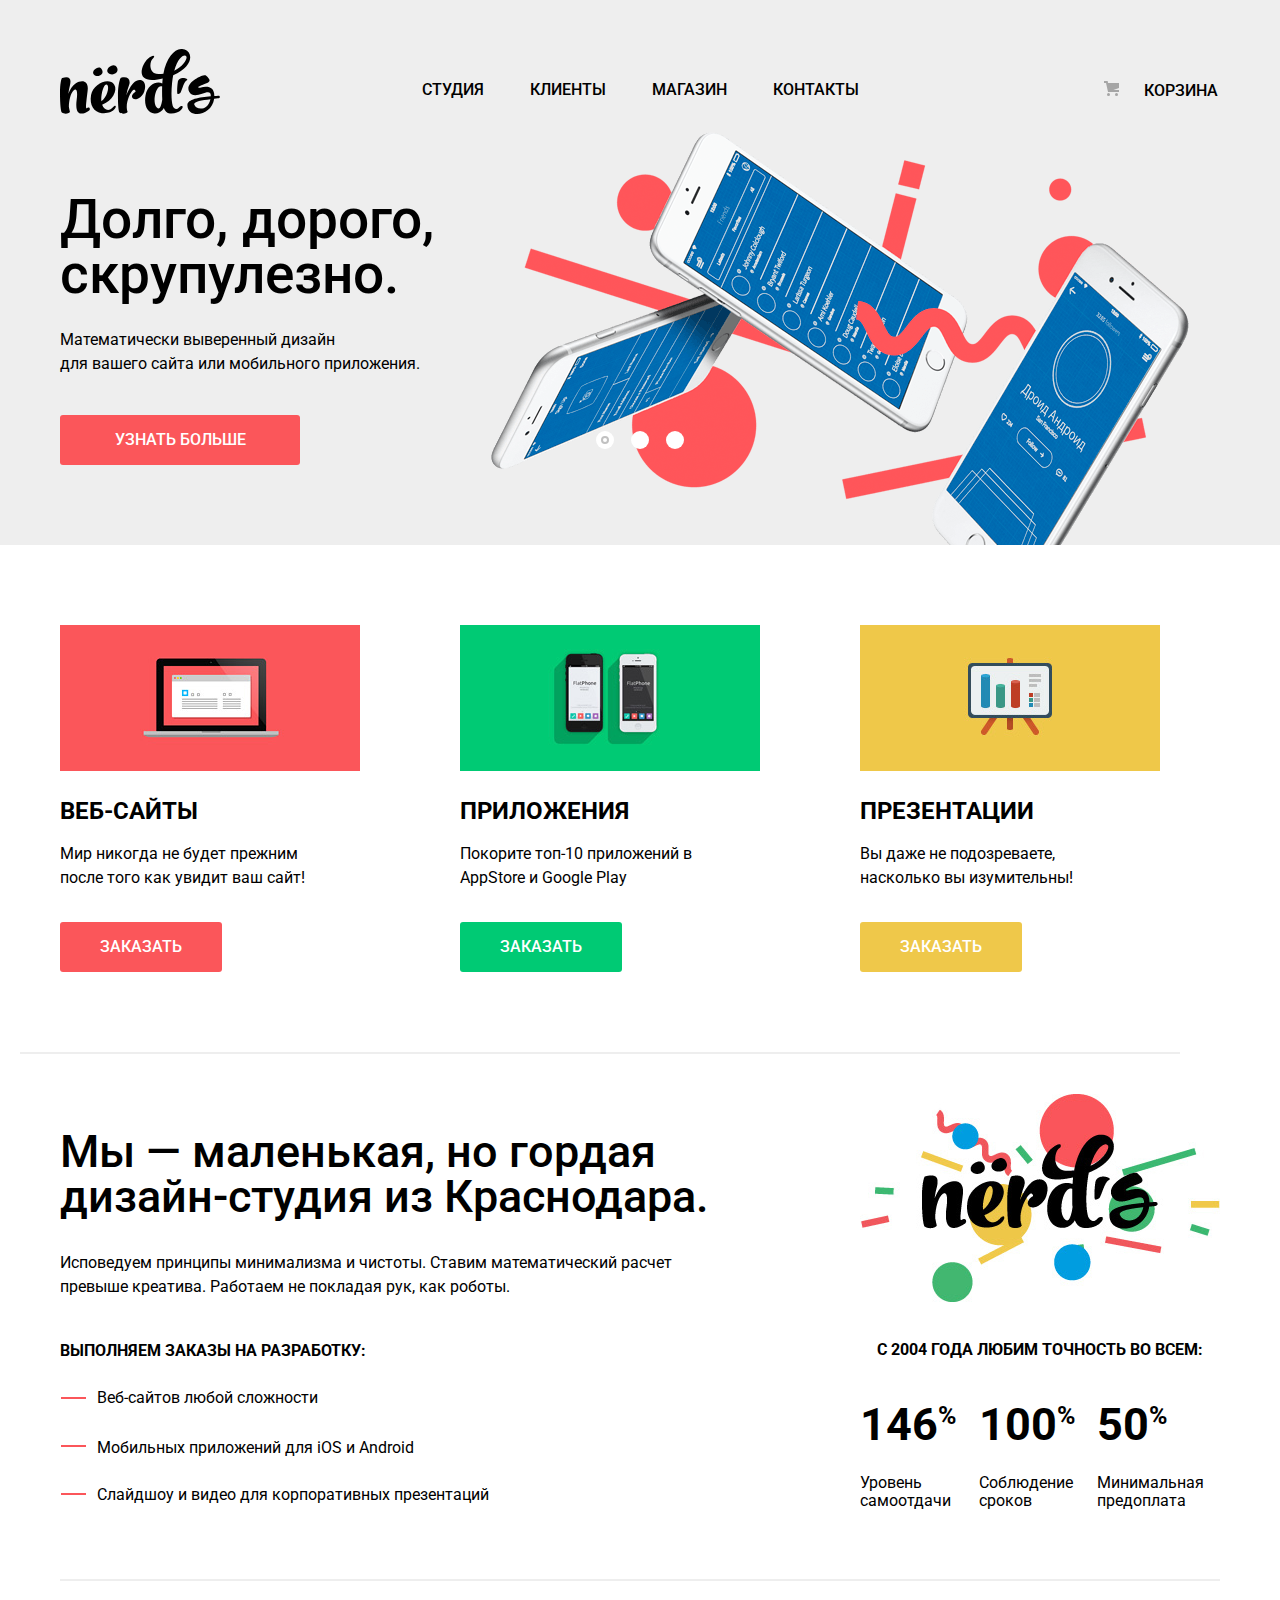
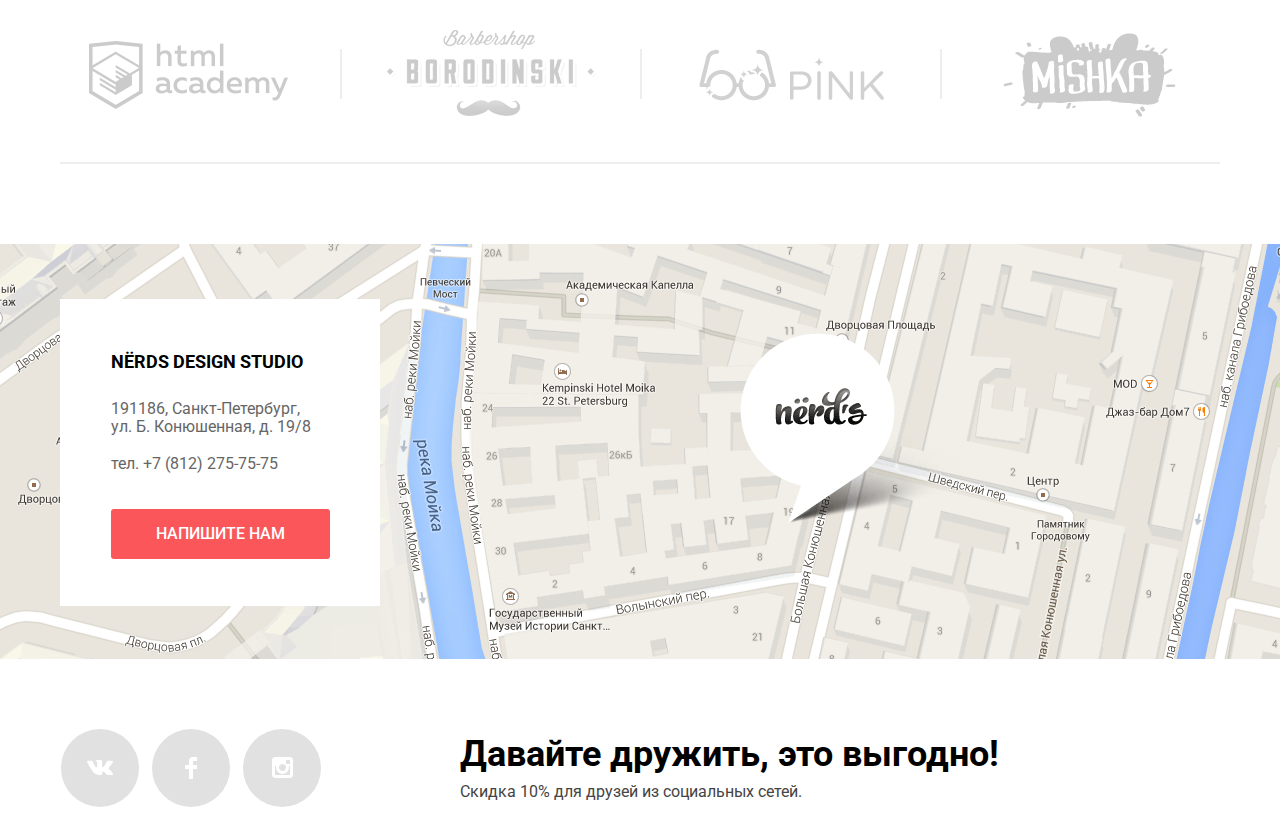
<file: index.html>
<!DOCTYPE html>
<html lang="ru">
<head>
  <meta charset="utf-8">
  <title>HTML Academy: Нёрдс</title>
  <link href="https://fonts.googleapis.com/css?family=Roboto:400,500,700" rel="stylesheet">
  <link href="css/normalize.css" rel="stylesheet">
  <link href="css/style.css" rel="stylesheet">
</head>
<body>
  <div class="main-wrapper">
    <header class="main-header">
      <div class="main-navigation-wrapper">
        <nav class="main-navigation">
          <a class="main-header-logo">
            <img src="img/nerds-logo1.svg" width="160" height="65" alt="Логотип Nerds">
          </a>
          <ul class="site-navigation">
            <li><a href="index.html">Студия</a></li>
            <li><a href="clients.html">Клиенты</a></li>
            <li><a href="inner.html">Магазин</a></li>
            <li><a href="contacts.html">Контакты</a></li>
          </ul>
          <ul class="user-navigation">
            <li><a class="user-navigation-basket" href="basket.html">Корзина</a></li>
          </ul>
        </nav>
      </div>
    </header>


    <main class="container">
      <h1 class="visually-hidden">Дезайн-студия Нёрдс</h1>
      <div class="main-slider-wrapper">
        <section class="main-slider">
          <div class="slider-buttons">
            <input type="radio" id="button-1" name="toggle" checked>
            <input type="radio" id="button-2" name="toggle">
            <input type="radio" id="button-3" name="toggle">
            <div class="button-controls">
              <label for="button-1"></label>
              <label for="button-2"></label>
              <label for="button-3"></label>
            </div>
          </div>
          <ul class="slider-1">
            <li class="slide-1-active">
              <h2>Долго, дорого,<br>скрупулезно.</h2>
              <p>Математически выверенный дизайн<br>для вашего сайта или мобильного приложения.</p>
              <p><a class="button" href="#">Узнать больше</a>
                <div class="slide-wrapper">
                  <img src="img/slide1.png" width="698" height="413" alt="Первый слайд">
                </div>
              </li>
              <li class="slide-2 visually-hidden">
                <h2>Любим математику как никто другой</h2>
                <p class="slide-2-paragraph">Никакого креатива, только математические формулы для расчета идеальных пропорций.</p>
                <p><a class="button" href="#">Узнать больше</a></p>
                <div class="slide-wrapper">
                  <img src="img/slide2.png" width="698" height="413" alt="Второй слайд">
                </div>
              </li>
              <li class="slide-3 visually-hidden">
                <h2>Только ночь,<br>только хардкор</h2>
                <p>Работать днем, как все? Мы против этого.<br>Ближе к полуночи работа только начинается.</p>
                <p><a class="button" href="#">Узнать больше</a></p>
                <div class="slide-wrapper">
                  <img src="img/slide3.png" width="698" height="413" alt="Третий слайд">
                </div>
              </li>
            </ul>
          </section>
        </div>

        <section class="services">
          <h2 class="visually-hidden">Услуги</h2>
          <ul class="services-items">
            <li class="services-item item-web">
              <h3>Веб-сайты</h3>
              <p>Мир никогда не будет прежним после того как увидит ваш сайт!</p>
              <a class="button" href="#">Заказать</a>
            </li>
            <li class="services-item item-app">
              <h3>Приложения</h3>
              <p>Покорите топ-10 приложений в AppStore и Google Play</p>
              <a class="button" href="#">Заказать</a>
            </li>
            <li class="services-item item-presentation">
              <h3>Презентации</h3>
              <p>Вы даже не подозреваете, насколько вы изумительны!</p>
              <a class="button" href="#">Заказать</a>
            </li>
          </ul>
          <div class="divide"></div>
        </section>

        <section class="advantages">
          <h2 class="visually-hidden">Приемущества</h2>
          <div class="left-column">
            <p class="advantages-title">Мы — маленькая, но гордая дизайн-студия из Краснодара.</p>
            <p class="advantages-paragraph">Исповедуем принципы минимализма и чистоты. Ставим математический расчет превыше креатива. Работаем не покладая рук,
              как роботы.</p>
              <h3>Выполняем заказы на разработку:</h3>
              <ul class="orders">
                <li class="orders-item-web orders-item">Веб-сайтов любой сложности</li>
                <li class="orders-item-app orders-item">Мобильных приложений для iOS и Android</li>
                <li class="orders-item-presentation orders-item">Слайдшоу и видео для корпоративных презентаций</li>
              </ul>
            </div>

            <div class="right-column">
              <div class="statistic-image"></div>
              <p class="right-column-title">С 2004 года Любим точность во всем:</p>
              <ul class="statistic-list">
                <li class="percent-list">
                  <p class="percent-list-numbers">146<span>%</span></p>
                  <p class="percent-list-paragraph">Уровень самоотдачи</p>
                </li>
                <li>
                  <p class="percent-list-numbers">100<span>%</span></p>
                  <p class="percent-list-paragraph">Соблюдение сроков</p>
                </li>
                <li>
                  <p class="percent-list-numbers">50<span>%</span></p>
                  <p class="percent-list-paragraph">Минимальная предоплата</p>
                </li>
              </ul>
            </div>
          </section>

          <section class="brands">
            <h2 class="visually-hidden">Партнёры</h2>
            <div class="divide-top"></div>
            <ul class="brands-list">
              <li class="brand-list brand-logo-htmlacademy">
                <a href="https://htmlacademy.ru/intensive/htmlcss"><img src="img/logo-1.png" width="199" height="68" alt="Html Academy"></a>
              </li>
              <li class="brand-list brand-logo-barbershop-borodinski">
                <img src="img/logo-2.png" width="209" height="90" alt="Barbershop Borodinski">
              </li>
              <li class="brand-list brand-logo-pink">
                <img src="img/logo-3.png" width="185" height="52" alt="Pink">
              </li>
              <li class="brand-list brand-logo-mishka">
                <img src="img/logo-4.png" width="173" height="84" alt="Mishka">
              </li>
            </ul>
            <div class="divide-bottom"></div>
          </section>
        </main>


        <footer class="main-footer main-footer-inner-page">
          <div class="main-footer-contacts">
            <div class="main-footer-map">
              <div class="page-map"></div>
              <div class="adress-container">
                <div class="main-footer-adress">
                  <h4 class="adress-studio">Nёrds Design Studio</h4>
                  <p class="adress-paragraph">191186, Санкт-Петербург, ул. Б. Конюшенная, д. 19/8</p>
                  <p class="adress-paragraph">тел. +7 (812) 275-75-75</p>
                  <a class="button" href="#">Напишите нам</a>
                </div>
              </div>
            </div>
            <div class="social-buttons-text-container">
              <ul class="buttons-social">
                <li>
                  <a class="social-button" href="#">
                    <span class="visually-hidden">Вконтакте</span>
                    <svg xmlns="http://www.w3.org/2000/svg" width="26" height="15" viewBox="0 0 26 15">
                      <path fill="#FFF" d="M16.138 11.51c.956-.309 2.18 2.04 3.483 2.939.978.681 1.727.534 1.727.534l3.473-.05s1.815-.112.957-1.554c-.071-.12-.503-1.069-2.585-3.022-2.177-2.043-1.882-1.712.739-5.244 1.597-2.153 2.236-3.468 2.036-4.028-.192-.539-1.365-.399-1.365-.399L20.69.713c-.381.001-.704.119-.851.515-.003.004-.621 1.666-1.445 3.079-1.741 2.989-2.436 3.148-2.724 2.961-.661-.433-.494-1.737-.494-2.664 0-2.897.432-4.105-.846-4.417-.427-.104-.739-.172-1.828-.182-1.392-.021-2.574 0-3.244.329-.445.223-.786.712-.579.74.26.035.843.16 1.155.586.401.552.389 1.789.389 1.789s.229 3.411-.54 3.834c-.528.29-1.25-.302-2.803-3.016-.793-1.388-1.392-2.922-1.392-2.922s-.116-.285-.326-.441c-.25-.185-.6-.244-.6-.244L.848.684S.29.7.085.946c-.182.218-.015.668-.015.668s2.909 6.881 6.203 10.347c3.02 3.182 6.452 2.971 6.452 2.971h1.555s.469-.054.709-.312c.224-.24.214-.691.214-.691s-.031-2.109.935-2.419z"
                      />
                    </svg>
                  </a>
                </li>
                <li>
                  <a class="social-button" href="#">
                    <span class="visually-hidden">Фейсбук</span>
                    <svg xmlns="http://www.w3.org/2000/svg" width="12" height="22" viewBox="0 0 12 22">
                      <path fill="#FFF" d="M12 4V0H8a4 4 0 0 0-4 4v4H0v4h4v10h4V12h4V8H8V4h4z" />
                    </svg>
                  </a>
                </li>
                <li>
                  <a class="social-button" href="#">
                    <span class="visually-hidden">Инстаграм</span>
                    <svg xmlns="http://www.w3.org/2000/svg" width="21" height="21" viewBox="0 0 21 21">
                      <path fill="#FFF" d="M18 0H3C1.35 0 0 1.35 0 3v15c0 1.65 1.35 3 3 3h15c1.65 0 3-1.35 3-3V3c0-1.65-1.35-3-3-3zm-7.5 7c1.93 0 3.5 1.57 3.5 3.5S12.43 14 10.5 14 7 12.43 7 10.5 8.57 7 10.5 7zM18 18H3V9h1.181A6.504 6.504 0 0 0 4 10.5a6.5 6.5 0 1 0 13 0 6.45 6.45 0 0 0-.181-1.5H18v9zm0-11h-4V3h4v4z"
                      />
                    </svg>
                  </a>
                </li>
              </ul>
              <div class="social-text-wrapper">
                <h3>Давайте дружить, это выгодно!</h3>
                <p>Скидка 10% для друзей из социальных сетей.</p>
              </div>
            </div>
          </div>
        </footer>


        <section class="modal-window modal-write-us">
          <div class="write-us-wrapper">
            <h2 class="write-us-title">Напишите нам</h2>
            <form class="write-us-form" action="https://echo.htmlacademy.ru" method="post">
              <p class="write-us-item">
                <label for="write-us-name">Ваше имя:</label>
                <input id="write-us-name" type="text" name="name" placeholder="Имя Фамилия">
              </p>
              <p class="write-us-item">
                <label for="write-us-email">Ваш e-mail:</label>
                <input id="write-us-email" type="email" name="email" placeholder="email@example.com">
              </p>
              <p class="write-us-item">
                <label for="write-us-letter">Текст письма:</label>
                <textarea id="write-us-letter" name="text">В свободной форме</textarea>
              </p>
              <button class="button button-red write-us-button" type="submit">Отправить</button>
            </form>
            <button class="modal-close" type="button">Закрыть</button>
          </div>
        </section>
      </div>
    </body>
    </html>
</file>
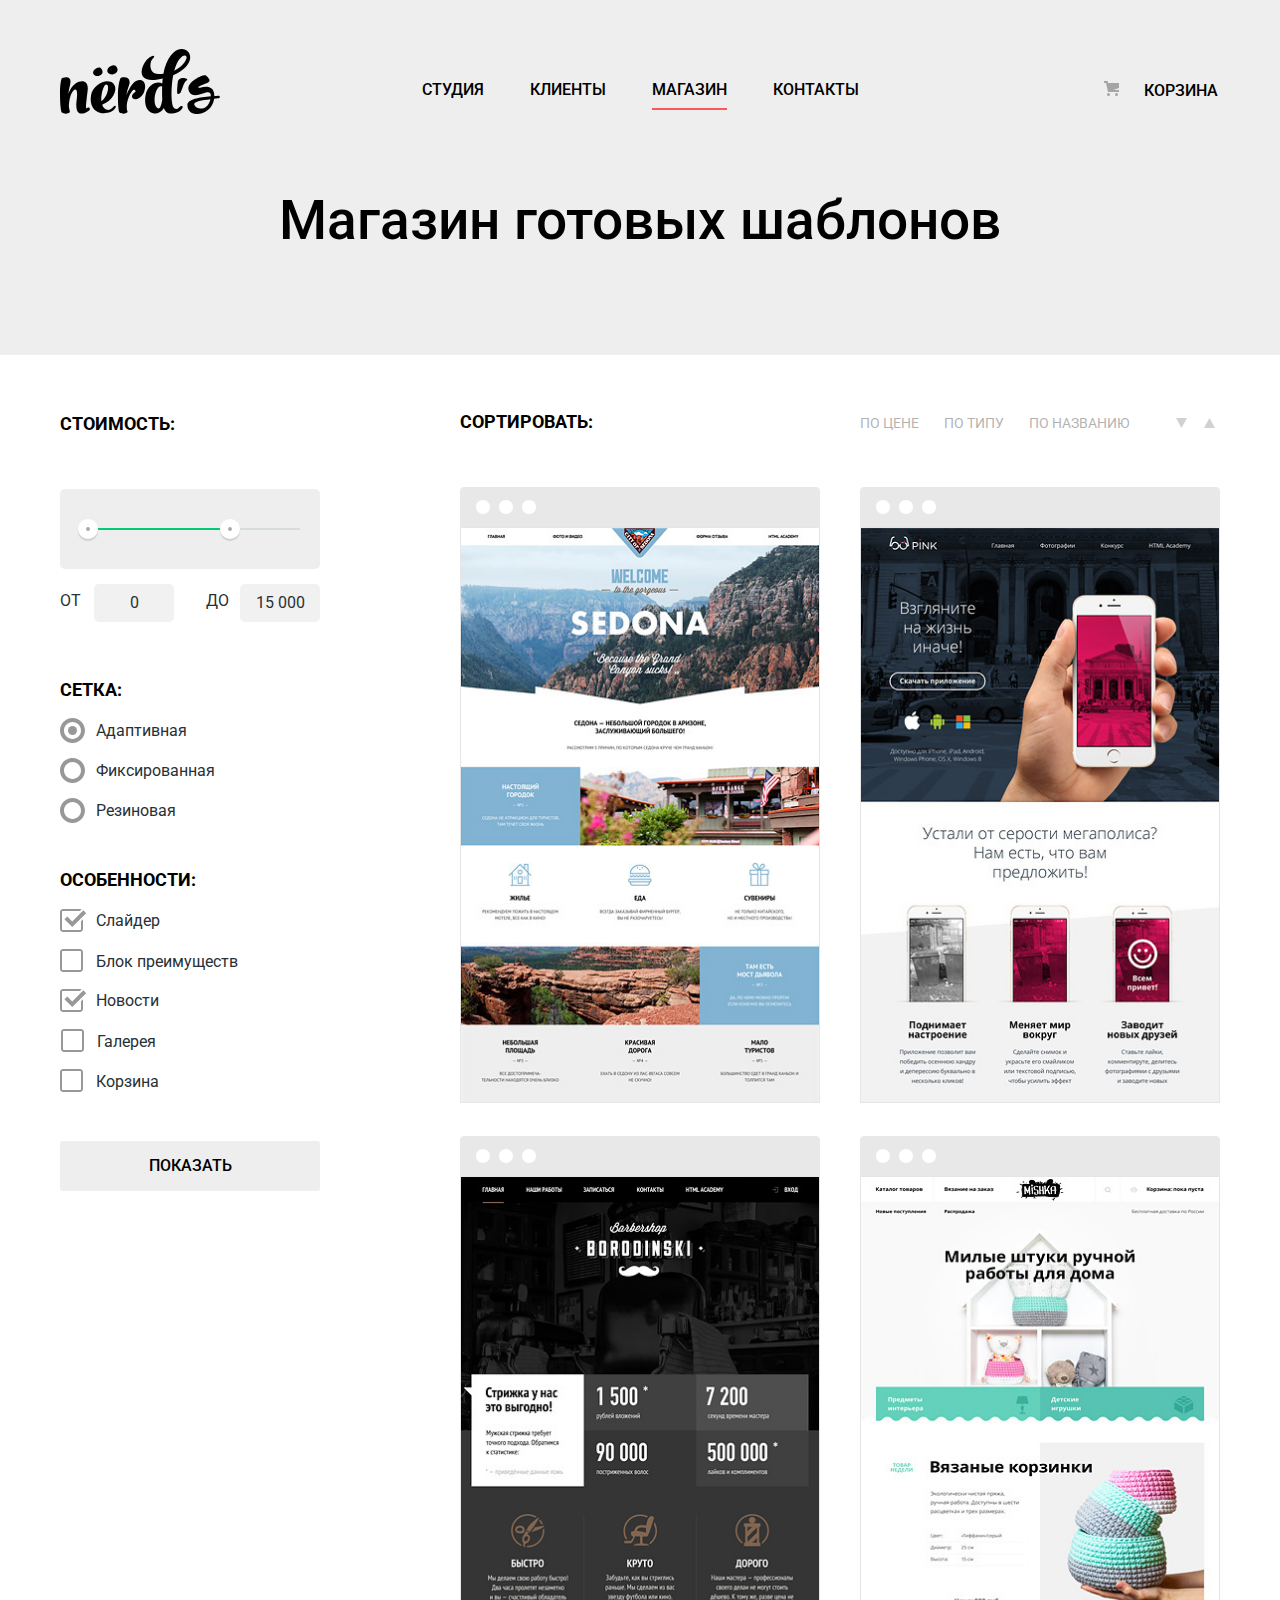
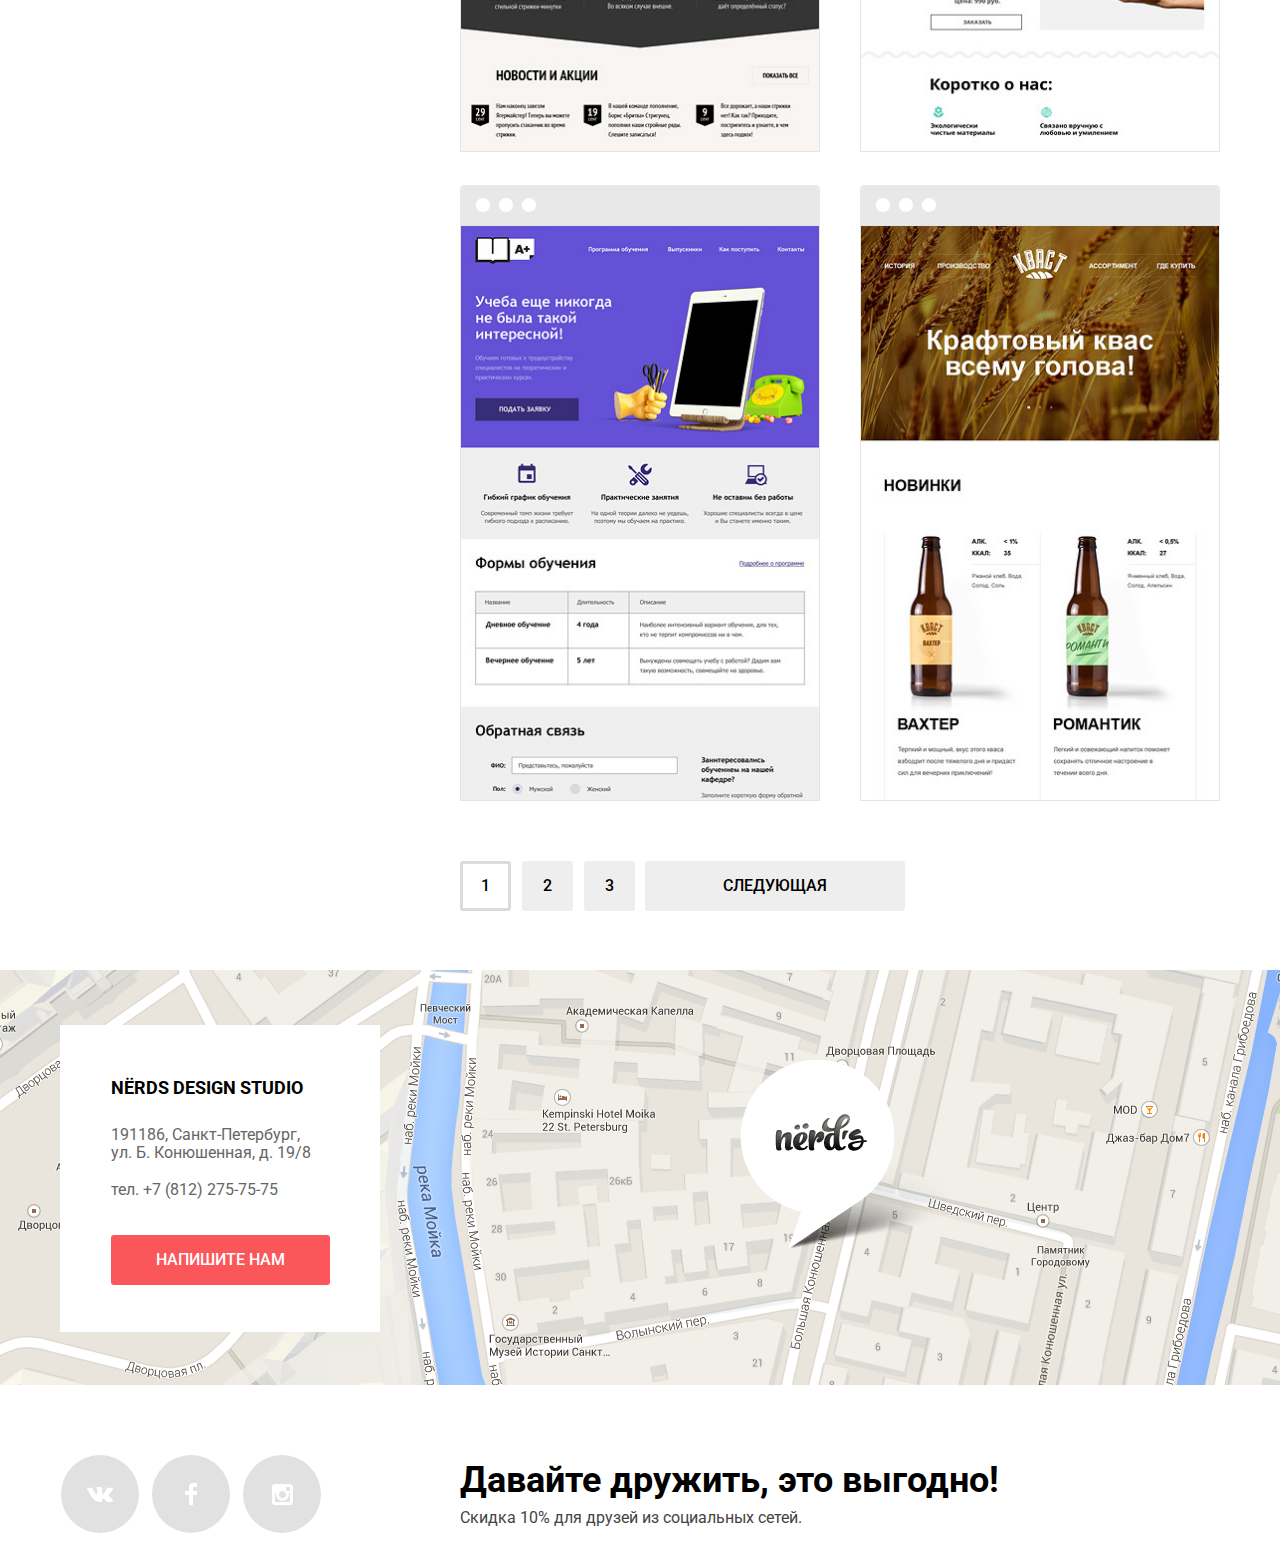
<file: inner.html>
<!DOCTYPE html>
<html lang="ru">
<head>
  <meta charset="utf-8">
  <title>Нёрдс.Магазин</title>
  <link href="https://fonts.googleapis.com/css?family=Roboto:400,500,700" rel="stylesheet">
  <link href="css/normalize.css" rel="stylesheet">
  <link href="css/style.css" rel="stylesheet">
</head>
<body>
  <div class="main-wrapper wrapper-inner-page">
    <header class="main-header">
      <div class="main-navigation-wrapper main-navigation-wrapper-inner-page">
        <nav class="main-navigation">
          <a class="main-header-logo" href="index.html">
            <img src="img/nerds-logo1.svg" width="160" height="65" alt="Логотип Nerds">
          </a>
          <ul class="site-navigation">
            <li><a href="index.html">Студия</a></li>
            <li><a href="clients.html">Клиенты</a></li>
            <li class="site-navigation-current"><a href="inner.html">Магазин</a></li>
            <li><a href="contacts.html">Контакты</a></li>
          </ul>
          <ul class="user-navigation">
            <li><a class="user-navigation-basket" href="basket.html">Корзина</a></li>
          </ul>
        </nav>
        <div class="h1-wrapper">
          <h1>Магазин готовых шаблонов</h1>
        </div>
      </div>
    </header>


    <main class="main main-shop-content">
      <div class="shop-main-wrapper">
        <form class="form" method="get" action="https://echo.htmlacademy.ru">
          <div class="fieldset-price-range-wrapper">
            <fieldset class="price-range">
              <legend>Стоимость:</legend>
              <div class="range-filter">
                <div class="range-controls">
                  <div class="scale">
                    <div class="bar" style="width:70%"></div>
                  </div>
                  <div class="toggle min-toggle"></div>
                  <div class="toggle max-toggle"></div>
                </div>
                <div class="price-controls">
                  <label>
                    <span>от</span>
                    <input class="min-price" name="min-price" type="text" value="0">
                  </label>
                  <label>
                    <span>до</span>
                    <input class="max-price" name="max-price" type="text" value="15 000">
                  </label>
                </div>
              </div>
            </fieldset>
          </div>
          <div class="fieldset-sorting-grid-wrapper">
            <fieldset>
              <legend>Сетка:</legend>
              <ul>
                <li class="filter-option adaptive">
                  <label class="filter-input-radio">
                    <input class="visually-hidden" type="radio" name="grid" value="adaptive" checked>
                    <span class="radio-indicator"></span>
                    <span class="adaptive">Адаптивная</span>
                  </label>
                </li>
                <li class="filter-option fix">
                  <label class="filter-input-radio">
                    <input class="visually-hidden" type="radio" name="grid" value="fixed">
                    <span class="radio-indicator"></span>
                    <span>Фиксированная</span>
                  </label>
                </li>
                <li class="filter-option rubber">
                  <label class="filter-input-radio">
                    <input class="visually-hidden" type="radio" name="grid" value="rubber">
                    <span class="radio-indicator"></span>
                    <span>Резиновая</span>
                  </label>
                </li>
              </ul>
            </fieldset>
          </div>
          <div class="fieldset-sorting-properties-wrapper">
            <fieldset>
              <legend>Особенности:</legend>
              <ul>
                <li class="filter-option slider-checkox">
                  <label class="filter-input-checkbox">
                    <input class="visually-hidden" type="checkbox" name="slider" checked>
                    <span class="checkbox-indicator"></span>
                    <span>Слайдер</span>
                  </label>
                </li>
                <li class="filter-option advantages-checkbox">
                  <label class="filter-input-checkbox">
                    <input class="visually-hidden" type="checkbox" name="advantages">
                    <span class="checkbox-indicator"></span>
                    <span>Блок преимуществ</span>
                  </label>
                </li>
                <li class="filter-option news-checkbox">
                  <label class="filter-input-checkbox">
                    <input class="visually-hidden" type="checkbox" name="news" checked>
                    <span class="checkbox-indicator"></span>
                    <span>Новости</span>
                  </label>
                </li>
                <li class="filter-option gallery-checkbox">
                  <label class="filter-input-checkbox">
                    <input class="visually-hidden" type="checkbox" name="gallery">
                    <span class="checkbox-indicator"></span>
                    <span>Галерея</span>
                  </label>
                </li>
                <li class="filter-option basket-checkbox">
                  <label class="filter-input-checkbox">
                    <input class="visually-hidden" type="checkbox" name="basket">
                    <span class="checkbox-indicator"></span>
                    <span>Корзина</span>
                  </label>
                </li>
              </ul>
            </fieldset>
          </div>
          <button class="button button-form" type="submit">Показать</button>
        </form>
        <section class="shop-catalog">
          <h2 class="visually-hidden">Список шаблонов</h2>
          <p class="sorting">
            Сортировать:
            <a class="sorting-by-price" href="#">По цене</a>
            <a class="sorting-by-type" href="#">По типу</a>
            <a class="sorting-by-name" href="#">По названию</a>
            <span class="sorting-icon-down"></span>
            <span class="sorting-icon-up"></span>
          </p>
          <ul class="shop-catalog-list">
            <li class="shop-catalog-item">
              <img src="img/img-sedona.jpg" width="360" height="574" alt="Скрин Sedona">
              <div class="item-info">
                <h3>Sedona</h3>
                <p>Информационный сайт для туристов.</p>
                <a class="button button-red" href="#">9 900 Руб.</a>
              </div>
            </li>
            <li class="shop-catalog-item">
              <img src="img/img-pink.jpg" width="360" height="574" alt="Скрин Pink">
              <div class="item-info">
                <h3>Pink App</h3>
                <p>Продуктовый лендинг приложения для iOS и Android</p>
                <a class="button button-red" href="#">9 900 Руб.</a>
              </div>
            </li>
            <li class="shop-catalog-item">
              <img src="img/img-barbershop.jpg" width="360" height="574" alt="Скрин Barbershop">
              <div class="item-info">
                <h3>Barbershop</h3>
                <p>Сайт салоны красоты. Для мужчин, да.</p>
                <a class="button button-red" href="#">9 900 Руб.</a>
              </div>
            </li>
            <li class="shop-catalog-item">
              <img src="img/img-mishka.jpg" width="360" height="574" alt="Скрин Mishka">
              <div class="item-info">
                <h3>Mishka</h3>
                <p>Интернет-магазин вязаных игрушек</p>
                <a class="button button-red" href="#">9 900 Руб.</a>
              </div>
            </li>
            <li class="shop-catalog-item">
              <img src="img/img-aplus.jpg" width="360" height="574" alt="Скрин Aplus">
              <div class="item-info">
                <h3>A Plus</h3>
                <p>Лендинг курсов повышения квалификации</p>
                <a class="button button-red" href="#">9 900 Руб.</a>
              </div>
            </li>
            <li class="shop-catalog-item">
              <img src="img/img-kvast.jpg" width="360" height="574" alt="Скрин Kvast">
              <div class="item-info">
                <h3>Кваст</h3>
                <p>Промо-сайт производителя крафтового кваса</p>
                <a class="button button-red" href="#">9 900 Руб.</a>
              </div>
            </li>
          </ul>
          <ul class="pagination-list">
            <li class="pagination-item">
              <a class="pagination-item-current">1</a>
            </li>
            <li class="pagination-item">
              <a href="#">2</a>
            </li>
            <li class="pagination-item">
              <a href="#">3</a>
            </li>
            <li class="pagination-item">
              <a class="pagination-item-next" href="#">Следующая</a>
            </li>
          </ul>
        </section>
      </div>
    </main>


    <footer class="main-footer main-footer-inner-page">
      <div class="main-footer-contacts">
        <div class="main-footer-map">
          <div class="page-map"></div>
          <div class="adress-container">
            <div class="main-footer-adress">
              <h4 class="adress-studio">Nёrds Design Studio</h4>
              <p class="adress-paragraph">191186, Санкт-Петербург, ул. Б. Конюшенная, д. 19/8</p>
              <p class="adress-paragraph">тел. +7 (812) 275-75-75</p>
              <a class="button" href="#">Напишите нам</a>
            </div>
          </div>
        </div>
        <div class="social-buttons-text-container">
          <ul class="buttons-social">
            <li>
              <a class="social-button" href="#">
                <span class="visually-hidden">Вконтакте</span>
                <svg xmlns="http://www.w3.org/2000/svg" width="26" height="15" viewBox="0 0 26 15">
                  <path fill="#FFF" d="M16.138 11.51c.956-.309 2.18 2.04 3.483 2.939.978.681 1.727.534 1.727.534l3.473-.05s1.815-.112.957-1.554c-.071-.12-.503-1.069-2.585-3.022-2.177-2.043-1.882-1.712.739-5.244 1.597-2.153 2.236-3.468 2.036-4.028-.192-.539-1.365-.399-1.365-.399L20.69.713c-.381.001-.704.119-.851.515-.003.004-.621 1.666-1.445 3.079-1.741 2.989-2.436 3.148-2.724 2.961-.661-.433-.494-1.737-.494-2.664 0-2.897.432-4.105-.846-4.417-.427-.104-.739-.172-1.828-.182-1.392-.021-2.574 0-3.244.329-.445.223-.786.712-.579.74.26.035.843.16 1.155.586.401.552.389 1.789.389 1.789s.229 3.411-.54 3.834c-.528.29-1.25-.302-2.803-3.016-.793-1.388-1.392-2.922-1.392-2.922s-.116-.285-.326-.441c-.25-.185-.6-.244-.6-.244L.848.684S.29.7.085.946c-.182.218-.015.668-.015.668s2.909 6.881 6.203 10.347c3.02 3.182 6.452 2.971 6.452 2.971h1.555s.469-.054.709-.312c.224-.24.214-.691.214-.691s-.031-2.109.935-2.419z"
                  />
                </svg>
              </a>
            </li>
            <li>
              <a class="social-button" href="#">
                <span class="visually-hidden">Фейсбук</span>
                <svg xmlns="http://www.w3.org/2000/svg" width="12" height="22" viewBox="0 0 12 22">
                  <path fill="#FFF" d="M12 4V0H8a4 4 0 0 0-4 4v4H0v4h4v10h4V12h4V8H8V4h4z" />
                </svg>
              </a>
            </li>
            <li>
              <a class="social-button" href="#">
                <span class="visually-hidden">Инстаграм</span>
                <svg xmlns="http://www.w3.org/2000/svg" width="21" height="21" viewBox="0 0 21 21">
                  <path fill="#FFF" d="M18 0H3C1.35 0 0 1.35 0 3v15c0 1.65 1.35 3 3 3h15c1.65 0 3-1.35 3-3V3c0-1.65-1.35-3-3-3zm-7.5 7c1.93 0 3.5 1.57 3.5 3.5S12.43 14 10.5 14 7 12.43 7 10.5 8.57 7 10.5 7zM18 18H3V9h1.181A6.504 6.504 0 0 0 4 10.5a6.5 6.5 0 1 0 13 0 6.45 6.45 0 0 0-.181-1.5H18v9zm0-11h-4V3h4v4z"
                  />
                </svg>
              </a>
            </li>
          </ul>
          <div class="social-text-wrapper">
            <h3>Давайте дружить, это выгодно!</h3>
            <p>Скидка 10% для друзей из социальных сетей.</p>
          </div>
        </div>
      </div>
    </footer>
  </div>
</body>
</html>
</file>
<file: css/style.css>
body {
  padding: 0;
  margin: 0 auto;
  font-family: "Roboto", Arial, sans-serif;
  font-size: 16px;
  line-height: 24px;
  color: #000000;

}

a {
  text-decoration: none;
  color: #000000;
}

ul {
  list-style-type: none;
}


.visually-hidden {
  display: none;
}


/*--------------------INDEX-HTML--------------------*/



.divide {
  width: 1160px;
  height: 2px;
  margin: 0 auto;
  padding: 0;
  background-color: #eeeeee;
}

.divide-top,
.divide-bottom {
  margin: 0 auto;
  padding: 0;
  width: 1160px;
  height: 2px;
  background-color: #eeeeee;
}

.button {
  display: inline-block;
  font-size: 16px;
  line-height: 18px;
  font-weight: 500;
  text-transform: uppercase;
  text-align: center;
  color: #ffffff;
}

.services-item .button {
  width: 130px;
  margin-top: 23px;
  padding: 16px;
  border-radius: 3px;
}

.item-web .button {
  background-color: #fb565a;
}

.item-app .button {
  background-color: #00ca74;
}

.item-presentation .button {
  background-color: #efc84a;
}









.main-wrapper {
  margin: 0 auto;
}


.main-header {
  margin: 0 auto;
  background-color: #eeeeee;

}

.container {
  width: 1160px;
  padding-left: 20px;
  padding-right: 20px;
  margin: 0 auto;


}



.main-navigation-wrapper {
  width: 100%;
  height: 485px;
  padding-top: 60px;

}

.main-header-logo {
  position: relative;
  bottom: 11px;
  padding-right: 162px;
}


.main-header-logo img:hover {
  opacity: 0.8;
}

.main-header-logo img:active {
  opacity: 0.3;
}

.site-navigation a:hover {
  color: #fb565a;
}

.site-navigation a:active {
  color: #000000;
  opacity: 0.3;
}


.user-navigation a:hover {
  color: #fb565a;
}

.slider-1 .button:hover {
  background-color: #e74246;
}

.slider-1 .button:active {
  background-color: #d7373b;
  box-shadow: inset 0 3px 0 rgba(0, 1, 1, 0.1);
	color: rgba(255, 255, 255, 0.3);
}


.main-navigation {
  margin: 0 auto;
  width: 1160px;
  display: flex;
  justify-content: space-between;
  text-transform: uppercase;
  line-height: 30px;
  font-weight: 500;
}

.site-navigation {
  width: 100%;
  margin-right: 222px;
  display: flex;
  justify-content: space-between;

}

.site-navigation li {
  margin-right: 46px;
  margin-top: -1px
}

.user-navigation-basket::before {
  content: "";
	position: absolute;
	top: 5px;
  left: 0;
	width: 15px;
	height: 15px;
	background-image: url("../img/cart-icon1.svg");
	background-repeat: no-repeat;
	background-position: 0 0;
  opacity: 0.3;
}

.user-navigation {
  position: relative;
  right: 23px;
}



.main-slider-wrapper {
  margin: 0;
  padding: 0;

}

.main-slider {
  margin-top: -399px;
  margin-bottom: 0px;
  margin-left: 232px;
}

.slider-1 {
  margin: 0;
  padding: 0;
}

.slider-buttons {
  width: 100%;
  height: 25px;
  margin-bottom: -25px;
}

.slide-1-active h2,
.slide-1-active p,
.slide-2 h2,
.slide-2 p,
.slide-3 h2,
.slide-3 p  {
  margin-left: -232px;
}
.slide-2 {
  padding: 0;
  width: 290px;
}

.slide-2-paragraph {
  width: 410px;
}

.slider-buttons #button-1,
.slider-buttons #button-2,
.slider-buttons #button-3 {
  opacity: 0;
}

.button-controls {
  display: flex;
  position: absolute;
  justify-content: space-between;
  width: 88px;
	height: 18px;
	margin-left: 304px;
  margin-top: 261px;
  z-index: 1000;
}

.button-controls label {
	position: relative;
	display: inline-block;
	width: 18px;
	height: 18px;
	vertical-align: top;
	background-color: #ffffff;
	border-radius: 50%;
	cursor: pointer;
}

#button-1:checked ~ .button-controls label[for="button-1"]::after,
#button-2:checked ~ .button-controls label[for="button-2"]::after,
#button-3:checked ~ .button-controls label[for="button-3"]::after {
	content: "";
	position: absolute;
	top: 5px;
	left: 5px;
	width: 4px;
	height: 4px;
	border-radius: 50%;
  background-color: #ffffff;
	border: 2px solid #c1c1c1;
}

.main-slider h2 {
  font-size: 55px;
  line-height: 55px;
  font-weight: 500;
  margin-bottom: 26px;
}

.main-slider  .button {
  width: 208px;
  margin-top: 23px;
  padding: 16px;
  border-radius: 3px;
  background-color: #fb565a;
}

.slide-wrapper {
  position: absolute;
  margin-top: -349px;
  margin-left: 199px;
	z-index: 0;


}


/*-------------SERVICES-------------*/


.services {
  padding: 0;
  margin-left: -40px;
  width: 1160px;
}

.services h3 {
  font-size: 24px;
  line-height: 30px;
  text-transform: uppercase;
  font-weight: 700;
}

.services-items {
  display: flex;
  justify-content: flex-start;
  margin-top: 160px;
  margin-bottom: 281px;

}

.services-items p {
  margin-bottom: 9px;
}

.item-app {
  margin-right: 100px;
  margin-left: 100px;
}

.item-web h3, .item-app h3, .item-presentation h3 {
  margin-top: 171px;
  margin-bottom: 10px;
}

.item-web p,
.item-presentation p {
  width: 250px;
}

.services-items li:nth-child(1) {
  margin-left: 0;
  width: 300px;
  height: 146px;
	background-image: url("../img/illustration-1.jpg");
	background-repeat: no-repeat;
}

.services-items li:nth-child(2) {
  width: 300px;
  height: 146px;
	background-image: url("../img/illustration-2.jpg");
	background-repeat: no-repeat;
}

.services-items li:nth-child(3) {
  width: 300px;
  height: 146px;
	background-image: url("../img/illustration-3.jpg");
	background-repeat: no-repeat;
}

.item-web .button:hover {
  background-color: #e74246;
}

.item-web .button:active {
  background-color: #d7373b;
  box-shadow: inset 0 3px 0 rgba(0, 1, 1, 0.1);
	color: rgba(255, 255, 255, 0.3);
}

.item-app .button:hover {
  background-color: #00bc6c;
}

.item-app .button:active {
  background-color: #00aa62;
	box-shadow: inset 0 3px 0 rgba(0, 1, 1, 0.1);
	color: rgba(255, 255, 255, 0.3);
}

.item-presentation .button:hover {
  background-color: #eab534;
}

.item-presentation .button:active {
  background-color: #e5a722;
  box-shadow: inset 0 3px 0 rgba(0, 1, 1, 0.1);
  color: rgba(255, 255, 255, 0.3);
}

.divide {
  margin-bottom: 30px;
}

/*-------------ADVANTAGES-------------*/

.advantages {
  display: flex;
  margin: 0 auto;
  margin-bottom: 52px;
  width: 1160px;
}

.left-column {
  margin-right: 150px;
}

.left-column .advantages-paragraph {
  margin-bottom: 40px;
}

.left-column h3 {
  margin-bottom: 23px;
  text-transform: uppercase;
  font-size: 16px;
  line-height: 24px;
}

.advantages-title {
  font-size: 45px;
  font-weight: 500;
  line-height: 45px;
  margin-bottom: 32px;
}

.orders .orders-item {
  margin-bottom: 20px;
  margin-left: -3px;
}

.orders .orders-item-web,
.orders-item-app {
  margin-bottom: 26px;
}

.orders .orders-item-app {
  margin-bottom: 23px;
}

.orders .orders-item-web::before {
  content: "";
  position: absolute;
  margin-left: -36px;
  margin-top: 11px;
  width: 25px;
  height: 2px;
  background-color: #fb565a;
}

.orders .orders-item-app::before {
  content: "";
  position: absolute;
  margin-left: -36px;
  margin-top: 9px;
  width: 25px;
  height: 2px;
  background-color: #fb565a;
}

.orders .orders-item-presentation::before {
  content: "";
  position: absolute;
  margin-left: -36px;
  margin-top: 10px;
  width: 25px;
  height: 2px;
  background-color: #fb565a;
}

.right-column .statistic-image {
  width: 360px;
  height: 208px;
  margin-top: 10px;
  margin-bottom: 36px;
  background-image: url("../img/nerds-illustration.jpg");
  background-repeat: no-repeat;
}

.right-column-title {
  width: 330px;
  margin: 0;
  margin-left: 17px;
  margin-bottom: 120px;
  padding: 0;
  position: absolute;
  font-weight: 700;
  text-transform: uppercase;
}

.statistic-list .percent-list-numbers {
  font-size: 45px;
  line-height: 10px;
  font-weight: 700;
  margin-bottom: 37px;
}

.percent-list-numbers span {
  position: relative;
  top: -16px;
  font-size: 25px;
}

.statistic-list {
  display: flex;
	justify-content: space-between;
	width: 345px;
	margin: 0;
  margin-top: 73px;
	padding: 0;
	list-style: none;
}

.percent-list-paragraph {
  line-height: 18px;
}

.statistic-list li {
  width: 100px;
}

.statistic-list li:last-child {
  width: 108px;
}


/*----------BRANDS---------*/

.brands {
  width: 1160px;
  margin: 0 auto;
  margin-bottom: 80px;
  margin-top: 30px;
}

.divide-top {
  margin-bottom: 49px;
}

.brands .brands-list {
	display: flex;
	justify-content: space-around;
	align-items: center;
	min-height: 90px;
	margin: 0;
  margin-bottom: 35px;
	padding: 0;
	list-style: none;
}

.brands-list .brand-logo-mishka {
  margin-left: 60px;
  margin-right: 15px;
}

.brands-list .brand-logo-pink {
  margin-left: 45px;
}

.brands-list .brand-logo-barbershop-borodinski {
  margin-left: 40px;
}

.brand-list {
	opacity: 0.2;
}

.brand-list:hover {
	opacity: 1;
}

.brand-list:active {
	opacity: 0.1;
}

.brands::after {
  content: "";
  width: 2px;
  height: 50px;
  position: absolute;
  margin-left: 580px;
  margin-top: -115px;
  padding: 0;
  background-color: #eeeeee;
}

.brands::before {
  content: "";
  width: 2px;
  height: 50px;
  position: absolute;
  margin-left: 280px;
  margin-top: 70px;
  padding: 0;
  background-color: #eeeeee;
}

.divide-top::after {
  content: "";
  width: 2px;
  height: 50px;
  position: absolute;
  margin-left: 880px;
  margin-top: 70px;
  padding: 0;
  background-color: #eeeeee;
}




/*-------------FOOTER-----------------*/




.main-footer {
  display: block;
  margin-bottom: 50px;
  margin-right: 100px;
  margin: 0 auto;
}

.page-map {
  width: 100%;
  min-height: 415px;
  position: relative;
  background-image: url("../img/mapp.png");
  background-position: 50% 0%;
  background-repeat: no-repeat;
}


.adress-container {
  width: 1200px;
  margin: 0 auto;
}

.main-footer-map .main-footer-adress {
  width: 320px;
  position: absolute;
  background-color: #ffffff;
  box-sizing: border-box;
  padding-left: 51px;
  display: inline-block;
  margin-top: -360px;
  margin-left: 20px;
}

.social-buttons-text-container {
  width: 1200px;
  margin: 0 auto;
}

.main-footer-adress h4 {
	margin: 0;
	margin-top: 48px;
	margin-bottom: 23px;
	font-size: 18px;
	line-height: 30px;
	font-weight: 700;
	text-transform: uppercase;
}

.adress-paragraph {
  width: 210px;
	margin: 0;
	margin-bottom: 19px;
	font-size: 16px;
	line-height: 18px;
	color: #666666;
	font-weight: 400;
}

.main-footer-adress .button {
	width: 187px;
	margin-top: 17px;
	margin-bottom: 47px;
	text-align: center;
  border-radius: 3px;
  padding: 16px;
  background-color: #fb565a;
}

.main-footer-adress .button:hover {
  background-color: #e74246;
}

.main-footer-adress .button:active {
  background-color: #d7373b;
  box-shadow: inset 0 3px 0 rgba(0, 1, 1, 0.1);
	color: rgba(255, 255, 255, 0.3);
}

.buttons-social {
  width: 260px;
	display: flex;
	justify-content: space-between;
  margin-top: 70px;
  margin-left: -19px;
}

.social-button {
	display: flex;
	justify-content: center;
	align-items: center;
	width: 78px;
	height: 78px;
	background-color: #e1e1e1;
	border-radius: 50%;
}

.social-button:hover {
	background-color: #e74246;
}

.social-button:focus {
	background-color: #d7373b;
	fill-opacity: 0.3;
}

.social-text-wrapper {
	width: 560px;
  margin-left: 420px;
  margin-top: -107px;
}

.social-text-wrapper h3 {
  font-size: 36px;
  line-height: 36px;
  font-weight: 700;
}

.social-text-wrapper p {
  padding: 0;
  margin-top: -28px;
  color: #444444;
  font-weight: 400;
}


/*-------------------MODAL-WINDOW-----------------*/

.modal-window {
  display: none;
	position: fixed;
	background-color: #ffffff;
	box-shadow: 0 20px 40px rgba(0, 1, 1, 0.75);
}

.modal-write-us {
	bottom: 100px;
	left: 50%;
	z-index: 5000;
	width: 760px;
	padding: 66px 100px;
	margin-left: -480px;
}

.modal-show {
	display: block;
}

.write-us-wrapper {
	position: relative;
	width: 100%;
	height: 100%;
}

.write-us-title {
	margin: 0;
	margin-bottom: 35px;
	font-size: 45px;
	line-height: 45px;
	font-weight: 500;
	color: #000000;
}

.write-us-form {
	display: flex;
	flex-wrap: wrap;
	justify-content: space-between;
}

.write-us-item {
	width: 360px;
	margin: 0;
	margin-bottom: 34px;
}

.write-us-form p:nth-child(3) {
	width: 760px;
	margin-bottom: 47px;
}

.write-us-item label {
	display: block;
	margin: 0;
	margin-bottom: 10px;
	font-size: 16px;
	line-height: 18px;
	font-weight: 700;
	color: #000000;
}

.write-us-item input {
	width: 360px;
	padding: 14px 12px;
	border: 2px solid #d7dcde;
	border-radius: 5px;
	box-sizing: border-box;
}

.write-us-item input:hover,
.write-us-item textarea:hover {
	border-color: #b4b9bb;
}

.write-us-item input:focus,
.write-us-item textarea:focus {
	color: #000000;
	border-color: #000000;
	outline: none;
}
.write-us-item input:focus:invalid {
  border: 2px solid #e74246;
	border-radius: 5px;
	box-sizing: border-box;
  color: #ed7477;
}

.write-us-item input[type="text"]::placeholder,
.write-us-item input[type="email"]::placeholder {
	color: rgba(68, 68, 68, 0.5);
}

.write-us-item textarea {
	width: 760px;
	min-height: 118px;
	padding: 11px 12px;
	border: 2px solid #d7dcde;
	border-radius: 5px;
	color: rgba(68, 68, 68, 0.5);
	box-sizing: border-box;
}

.modal-window .write-us-button {
	width: 260px;
  margin-right: 500px;
	border: none;
	text-align: center;
  margin-top: -10px;
  padding: 16px;
  border-radius: 3px;
  background-color: #fb565a;
  cursor: pointer;
}

.write-us-button:hover {
  background-color: #e74246;
}

.write-us-button:active {
  background-color: #d7373b;
  box-shadow: inset 0 3px 0 rgba(0, 1, 1, 0.1);
	color: rgba(255, 255, 255, 0.3);
}

.modal-close {
	position: absolute;
	top: 13px;
	right: -10px;
	width: 21px;
	height: 21px;
	font-size: 0;
	background-color: transparent;
	border: 0;
}

.modal-close::before {
	content: "";
	position: absolute;
	top: 0;
	right: 0;
	width: 21px;
	height: 21px;
	background-image: url("../img/close-cross1.svg");
	background-repeat: no-repeat;
	background-position: 0 0;
	opacity: 0.3;
	cursor: pointer;
}

.modal-close:hover::before {
	opacity: 1;
}

.modal-close:active::before {
	opacity: 0.1;
}




/*---------------------------INNER-HTML----------------------------*/

.wrapper-inner-page {
  margin: 0 auto;
}

.site-navigation-current {

	position: relative;
  margin-bottom: 9px;
}

.site-navigation-current:hover a {
	color: #000000;
}

.site-navigation-current::after {
	content: "";
	position: absolute;
	bottom: 0;
	left: 0;
	width: 100%;
	height: 2px;
	background-color: #fb565a;
}

.main-header .h1-wrapper {
  margin: 0 auto;
  width: 1200px;
  height: 50px;
}

.h1-wrapper h1 {

  text-align: center;
  font-size: 55px;
  font-weight: 500;
  line-height: 55px;
  margin: 0 auto;
  margin-top: 58px;
}

.main-navigation-wrapper-inner-page {
  margin: 0 auto;
  width: 100%;
  height: 295px;
  margin-bottom: 58px;
  padding-top: 60px;
  background-color: #eeeeee;
}

.shop-main-wrapper {
  width: 1160px;
  margin: 0 auto;
	display: flex;
  padding-left: 20px;
  padding-right: 20px;
}

.fieldset-sorting-grid-wrapper {
	margin-bottom: 38px;
}

.fieldset-sorting-grid-wrapper .adaptive {
  margin-bottom: -6px;
}

.fieldset-sorting-grid-wrapper .fix {
  margin-bottom: -6px;
}

.fieldset-sorting-grid-wrapper .rubber {
  margin-bottom: 4px;
}

.fieldset-sorting-grid-wrapper legend {
	font-size: 18px;
	line-height: 30px;
	font-weight: 700;
	text-transform: uppercase;
  margin-bottom: -8px;
}

.fieldset-sorting-properties-wrapper legend {
  margin-bottom: -8px;
}

.fieldset-sorting-properties-wrapper .slider-checkox {
  margin-bottom: -5px;
}

.fieldset-sorting-properties-wrapper .advantages-checkbox {
  margin-bottom: -7px;
}

.fieldset-sorting-properties-wrapper .news-checkbox {
  margin-bottom: -5px;
}

.fieldset-sorting-properties-wrapper .gallery-checkbox {
  margin-bottom: -6px;
  margin-left: 1px;
}


.button-form {
  width: 260px;
  margin-top: 47px;
  padding: 16px;
	color: #000000;
	background-color: #eeeeee;
	border: none;
  border-radius: 3px;
  cursor: pointer;
}


.button-form:hover {
	background-color: #dfdfdf;
}

.button-form:focus {
	background-color: #d5d5d5;
	color: rgba(0, 0, 0, 0.3);
	box-shadow: inset 0 3px 0 rgba(0, 1, 1, 0.1);
	outline: none;
}

.form {
	width: 260px;
	margin-right: 140px;
}

.fieldset-sorting-grid {
	margin-top: -5px;
}

.form fieldset {
	margin: 0;
	padding: 0;
	border: none;
}

.form ul {
	margin: 0;
	padding: 0;
	list-style: none;
}

.range-filter {
	width: 260px;
	margin-top: 50px;
	margin-bottom: 59px;
}

.range-controls {
	position: relative;
	height: 80px;
	margin-bottom: 15px;
	padding: 0 20px;
	background-color: #eeeeee;
	border-radius: 5px;
	overflow: hidden;
}

.range-controls .scale {
	margin-top: 39px;
	height: 2px;
	background-color: #d7dcde;
}

.range-controls .bar {
	height: 2px;
	background-color: #00ca74;
}

.range-controls .toggle {
	position: absolute;
	top: 30px;
	left: 18px;
	width: 4px;
	height: 4px;
	border: 8px solid white;
	background-color: #ababab;
	cursor: pointer;
	border-radius: 50%;
	box-shadow: 0 2px 1px 0 #cfcfcf;
}

.range-controls .max-toggle {
	left: 160px;
}

.price-controls {
	display: flex;
	justify-content: space-between;
}

.price-controls input {
	width: 60px;
	padding: 8px 10px;
	margin-left: 10px;
	border: none;
	background: #f1f1f1;
	font-size: 16px;
	line-height: 22px;
	font-family: "Roboto", "Arial", sans-serif;
	font-weight: 400;
	text-align: center;
	color: #283136;
	border-radius: 5px;
}

.filter-option {
	padding-left: 36px;
	margin-top: 22px;
}

.filter-input-radio {
	position: relative;
}

.filter-input-radio:hover,
.filter-input-radio:focus {
	color: #000000;
}

.filter-input-radio:disabled {
	color: rgba(40, 49, 54, 0.3);
}

.filter-input-radio input[type="radio"] + .radio-indicator {
	position: absolute;
	top: -3px;
	left: -36px;
	width: 25px;
	height: 25px;
	background-image: url("../img/radio-off.svg");
	background-repeat: no-repeat;
	background-position: 0 0;
	opacity: 0.4;
}

.filter-input-radio input[type="radio"]:hover + .radio-indicator,
.filter-input-radio input[type="radio"]:focus + .radio-indicator {
	opacity: 0.7;
}

.filter-input-radio input[type="radio"]:disabled + .radio-indicator {
	opacity: 0.1;
}

.filter-input-radio input[type="radio"]:checked + .radio-indicator {
	position: absolute;
	top: -3px;
	left: -36px;
	width: 25px;
	height: 25px;
	background-image: url("../img/radio-on.svg");
	background-repeat: no-repeat;
	background-position: 0 0;
	opacity: 0.4;
}

.filter-input-radio input[type="radio"]:checked:hover + .radio-indicator,
.filter-input-radio input[type="radio"]:checked:focus + .radio-indicator {
	opacity: 0.7;
}

.filter-input-radio input[type="radio"]:checked:disabled + .radio-indicator {
	opacity: 0.1;
}

.filter-input-checkbox {
	position: relative;
}

.filter-input-checkbox:hover,
.filter-input-checkbox:focus {
	color: #000000;
}

.filter-input-checkbox:disabled {
	color: rgba(40, 49, 54, 0.3);
}

.filter-input-checkbox input[type="checkbox"] + .checkbox-indicator {
	position: absolute;
	top: -3px;
	left: -36px;
	width: 23px;
	height: 23px;
	background-image: url("../img/checkbox-off.svg");
	background-repeat: no-repeat;
	background-position: 0 0;
	opacity: 0.4;
}

.filter-input-checkbox input[type="checkbox"]:hover + .checkbox-indicator,
.filter-input-checkbox input[type="checkbox"]:focus + .checkbox-indicator {
	opacity: 0.7;
}

.filter-input-checkbox input[type="checkbox"]:disabled + .checkbox-indicator {
	opacity: 0.1;
}

.filter-input-checkbox input[type="checkbox"]:checked + .checkbox-indicator {
	position: absolute;
	top: -2px;
	left: -36px;
	width: 27px;
	height: 23px;
	background-image: url("../img/checkbox-on.svg");
	background-repeat: no-repeat;
	background-position: 0 0;
	opacity: 0.4;
}

.filter-input-checkbox input[type="checkbox"]:checked:hover + .checkbox-indicator,
.filter-input-checkbox input[type="checkbox"]:checked:focus + .checkbox-indicator {
	opacity: 0.7;
}

.filter-input-checkbox input[type="checkbox"]:checked:disabled + .checkbox-indicator {
	opacity: 0.1;
}

.form legend {
	font-size: 18px;
	line-height: 30px;
	font-weight: 700;
	text-transform: uppercase;
}

.form label {
	font-size: 16px;
	line-height: 20px;
	font-weight: 400;

	color: #283136;
}

.price-controls span {
  position: relative;
  top: 6px;
  margin-bottom: 0;
  width: 10px;
  height: 20px;
  float: left;
  margin-right: 14px;
  font-size: 16px;
  line-height: 22px;
  color: #283136;
  text-transform: uppercase;
}

.fieldset-price-range-wrapper {
  margin-top: -4px;
  margin-bottom: -6px;
}

.shop-catalog {
	width: 760px;
}

.shop-catalog-list {
	display: flex;
	flex-wrap: wrap;
	margin: 0;
	padding: 0;
	list-style: none;
}

.shop-catalog-item {
	position: relative;
	width: 360px;
	margin-right: 40px;
	margin-bottom: 33px;
	height: 616px;
	background-image: url("../img/browser.svg");
	background-repeat: no-repeat;
	background-position: top left;
}

.shop-catalog-item:hover {
	background-image: url("../img/browser-hover.svg");
	background-repeat: no-repeat;
	background-position: top left;
	box-shadow: 0 6px 15px rgba(0, 1, 1, 0.25);
}

.shop-catalog-item:nth-child(2n) {
	margin-right: 0;
}

.shop-catalog-item img {
	width: 358px;
	height: 574px;
	margin-top: 40px;
	border: 1px solid rgba(0, 1, 1, 0.1);
}

.shop-catalog-item:hover .shop-catalog-item  img {
	border: 1px solid rgba(77, 77, 77, 0.1);
}

.sorting {
  width: 780px;
	margin: 0;
  padding: 0;
	margin-bottom: 55px;
	font-size: 18px;
	line-height: 18px;
	font-weight: 700;
	text-transform: uppercase;
}

.sorting a {
	margin-right: 26px;
	font-size: 14px;
	line-height: 18px;
	font-weight: 400;
	color: #000000;
	opacity: 0.3;
}

.sorting a:nth-child(1) {
	margin-left: 269px;
}

.sorting a:hover {
	opacity: 0.6;
}

.sorting a:focus {
	opacity: 1;
}

.sorting-icon-down,
.sorting-icon-up {
	position: relative;
	display: inline-block;
	width: 24px;
	height: 10px;
	margin-top: 5px;
	vertical-align: top;
	text-indent: -9999px;
	overflow: hidden;
}

.sorting-icon-down::before {
	content: "";
	position: absolute;
	top: 0;
	right: 0;
	width: 24px;
	height: 10px;
	background-image: url("../img/icon-down-dir.svg");
	background-repeat: no-repeat;
	background-position: 0 0;
	opacity: 0.2;
	cursor: pointer;
}

.sorting-icon-down:hover::before {
	opacity: 0.4;
}

.sorting-icon-down:active::before {
	opacity: 1;
}

.sorting-icon-up::before {
	content: "";
	position: absolute;
	top: 0;
	right: 0px;
	width: 24px;
	height: 10px;
	background-image: url("../img/icon-up-dir.svg");
	background-repeat: no-repeat;
	background-position: 0 0;
	opacity: 0.2;
	cursor: pointer;
}

.sorting-icon-up:hover::before {
	opacity: 0.4;
}

.sorting-icon-up:active::before {
	opacity: 1;
}

.sorting-by-name {
  position: relative;
  right: 16px;
}

.sorting-by-price {
  position: relative;
  right: 6px;
}

.sorting-by-type {
  position: relative;
  right: 11px;
}

.item-info {
	position: absolute;
	bottom: 1px;
	left: 0;
	z-index: 15;
	display: none;
	width: 360px;
  padding-bottom: 37px;
  padding-left: 80px;
  padding-right: 80px;
	min-height: 231px;
	background-color: #eeeeee;
	box-sizing: border-box;
}

.shop-catalog-item:hover .item-info {
	display: block;
}

.item-info h3 {
	margin: 0;
	margin-top: 28px;
  margin-bottom: 15px;
	font-size: 18px;
	line-height: 30px;
	font-weight: 700;
	text-align: center;
	text-transform: uppercase;
}

.item-info p {
	margin: 0;
  margin-top: 10px;
	margin-bottom: 30px;
	font-size: 16px;
	line-height: 18px;
	font-weight: 400;
	text-align: center;
	color: #666666;
}

.pagination-list {
	display: flex;
	margin: 0;
	margin-top: 27px;
	padding: 0;
	list-style: none;
}

.pagination-item {
	margin-right: 11px;
}

.pagination-item a {
	display: inline-block;
	height: 50px;
	padding: 0 21px;
	padding-top: 16px;
	font-size: 16px;
	line-height: 18px;
	font-weight: 500;
	vertical-align: top;
	text-transform: uppercase;
	color: #000000;
	background-color: #eeeeee;
	border-radius: 3px;
	box-sizing: border-box;
}

.pagination-item a:hover {
	background-color: #dfdfdf;
}

.pagination-item a:focus {
	background-color: #d5d5d5;
	box-shadow: inset 0 3px 0 rgba(0, 1, 1, 0.1);
	color: rgba(0, 0, 0, 0.3);
}

.pagination-item .pagination-item-current {
	height: 50px;
	padding: 0 18px;
	padding-top: 13px;
	background-color: #ffffff;
	border: 3px solid #dbdbdb;
}

.pagination-item .pagination-item-current:hover,
.pagination-item .pagination-item-current:focus {
	background-color: #ffffff;
	border: 3px solid #dbdbdb;
	color: #000000;
}

.pagination-item .pagination-item-next {
	width: 260px;
	text-align: center;
  margin-left: -1px;
}

.button-red {
  display: inline-block;
  font-size: 16px;
  line-height: 18px;
  font-weight: 500;
  text-transform: uppercase;
  text-align: center;
  color: #ffffff;
  background-color: #fb565a;
  width: 170px;
  margin: 0 auto;
  padding: 16px;
  border-radius: 3px;
}

.button-red:hover {
  background-color: #e74246;
}

.button-red:active {
  background-color: #d7373b;
  box-shadow: inset 0 3px 0 rgba(0, 1, 1, 0.1);

}


/*---------------------FOOTER-------------------*/

.main-footer-inner-page {
  margin-top: 59px;
}
</file>
